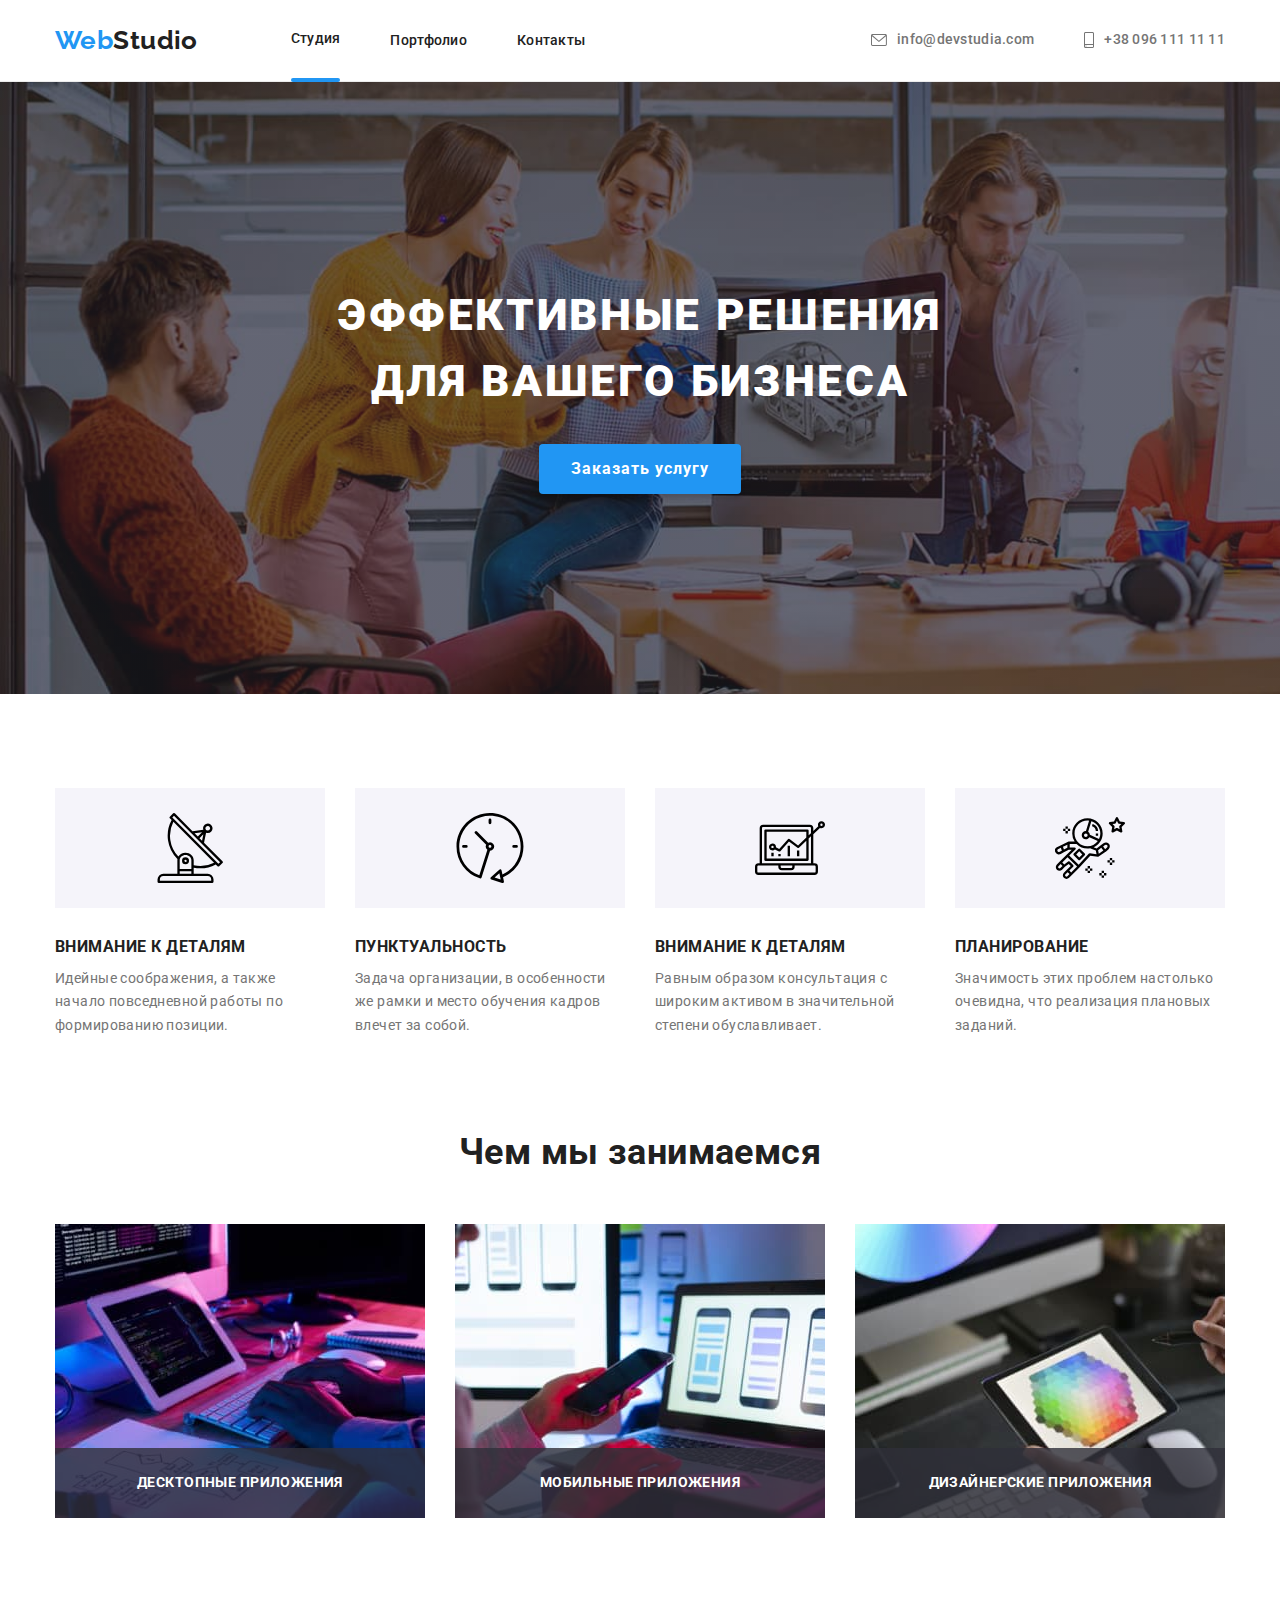
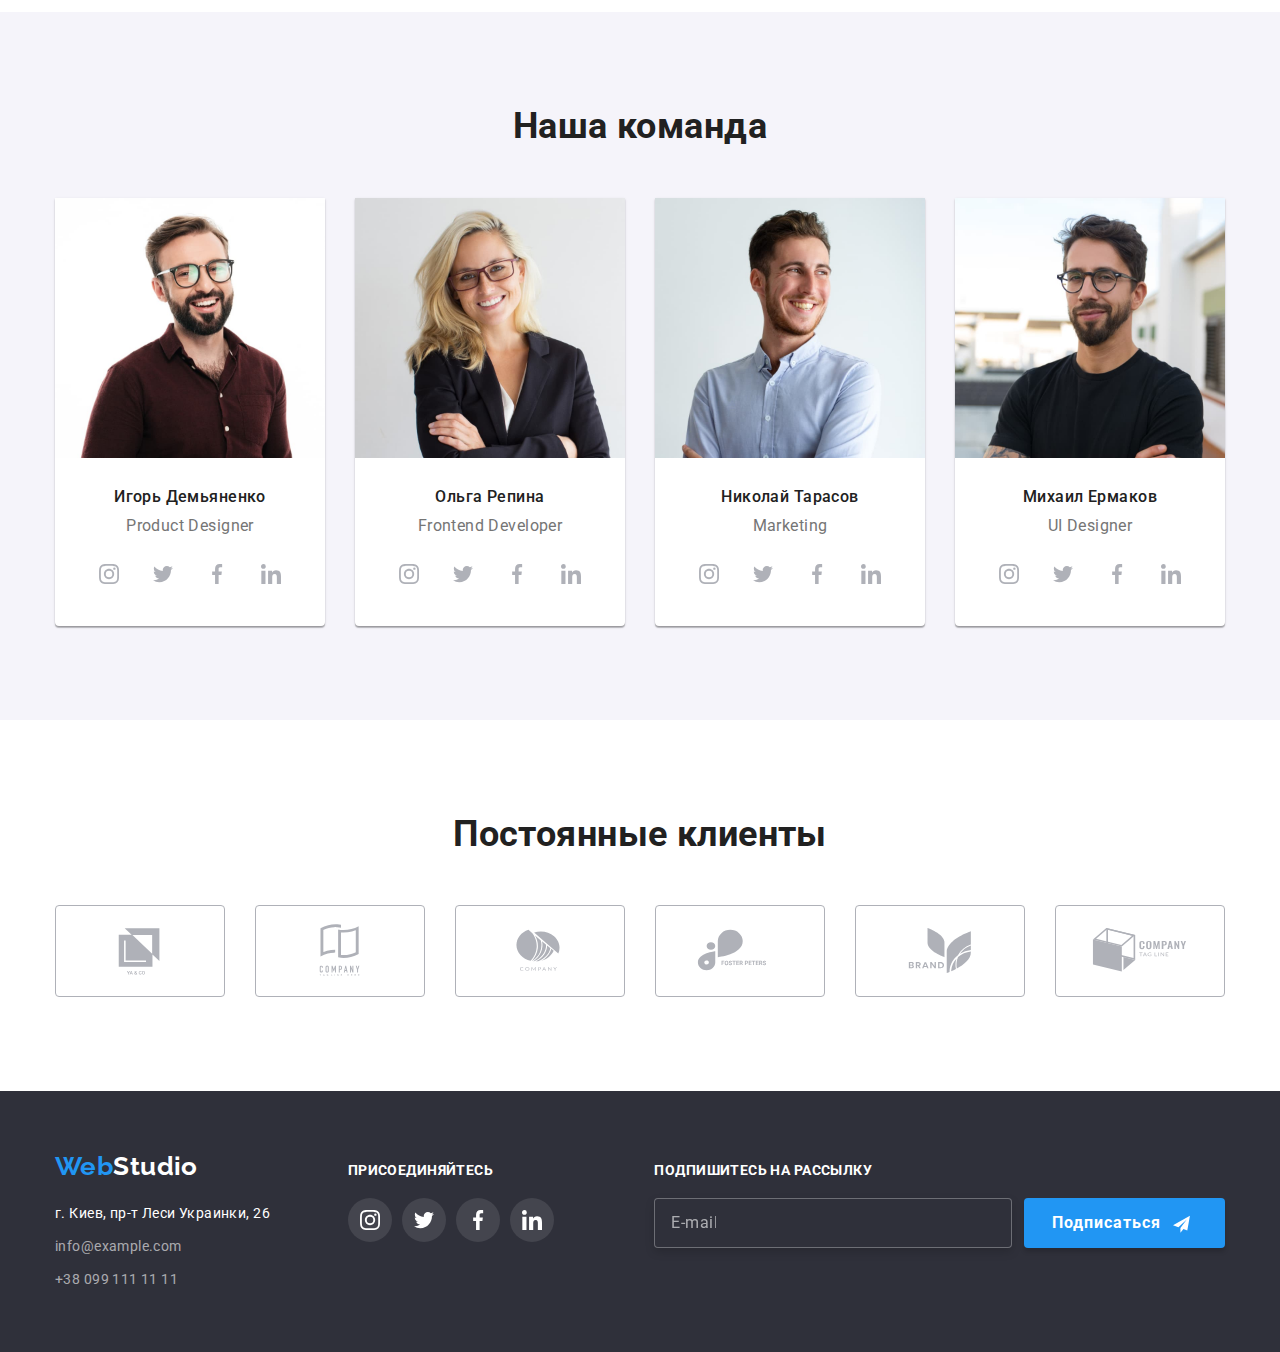
<file: GOIT DZ7/index.html>
<!DOCTYPE html>
<html lang="en">
<head>
    <meta charset="UTF-8">
    <meta http-equiv="X-UA-Compatible" content="IE=edge">
    <meta name="viewport" content="width=device-width, initial-scale=1.0">
    <title>Document</title>
    <link rel="preconnect" href="https://fonts.gstatic.com"> 
    <link href="https://fonts.googleapis.com/css2?family=Raleway:wght@700&family=Roboto:wght@400;500;700;900&display=swap" rel="stylesheet">
    <link rel="stylesheet" href="https://cdnjs.cloudflare.com/ajax/libs/modern-normalize/1.0.0/modern-normalize.min.css">
    <link rel="stylesheet" href="css/main.min.css">
</head>
<body>
      <!-- =============== Header =============== -->
<header class="header">
        <div class="container">
            <nav class="headernav">
                <a href="./index.html" class="headernav__logo"><span class="headernav__web">Web</span>Studio</a>
                    <ul class="headernav__hero hero">
                        <li class="headernav__links"><a class="headernav__link headernav__current" href="./index.html">Студия</a></li>
                        <li class="headernav__links"><a class="headernav__link" href="./portfolio.html">Портфолио</a></li>
                        <li class="headernav__links"><a class="headernav__link" href="">Контакты</a></li>
                    </ul>
                </nav>
                    
            <ul class="contact">
                <li class="contact__links">
                    <a class=" contact__main" href="">
                        <svg class="contact__iconhead"  width="16" height="12">
                            <use href="./image/sprite.svg#envelope"></use>
                        </svg>
                        info@devstudia.com</a></li>
    
                <li class="contact__links">
                    <a class="contact__main" href="">
                    <svg class="contact__iconhead" width="10" height="16">
                        <use href="./image/sprite.svg#smartphone"></use>
                    </svg>
                    +38 096 111 11 11</a></li>
            </ul>
        </div>
</header>

      <!-- =============== Body =============== -->

<main class="main-title">

    <section class="order">
        <div class="container mainorder">
        <h1 class="mainorder__efect">ЭФФЕКТИВНЫЕ РЕШЕНИЯ ДЛЯ ВАШЕГО БИЗНЕСА</h1>
        <button class="mainorder__button" type="button" data-modal-open>Заказать услугу</button>
    </div>
    </section>

          <!-- =================== Особености ====================== -->

<section class="features">
    <div class="container featuresblock">
    <h2 class="visually-hidden"> Особености</h2>
    <ul class="featuresblock__title">
        <li class="featuresblock__body links">
            <div class="featuresblock__iconlink">
            <a class="featuresblock__iconfeat">
            <svg class="contact link featuresblock__iconfeatures">
                <use href="./image/sprite.svg#Group"></use>
            </svg>
        </a>
    </div>
            <h3 class="featuresblock__hero">Внимание к деталям</h3>
            <p>Идейные соображения, а также начало повседневной работы по формированию позиции.</p>
        </li>

        <li class="featuresblock__body links">
            <div class="featuresblock__iconlink">
            <a class="featuresblock__iconfeat">
            <svg class="contact link featuresblock__iconfeatures">
                <use href="./image/sprite.svg#clock-1"></use>
            </svg>
        </a>
    </div>
            <h3 class="featuresblock__hero">ПУНКТУАЛЬНОСТЬ</h3>
            <p>Задача организации, в особенности же рамки и место обучения кадров влечет за собой.</p>
        </li>

        <li class="featuresblock__body links">
            <div class="featuresblock__iconlink">
            <a class="featuresblock__iconfeat">
            <svg class="contact link featuresblock__iconfeatures">
                <use href="./image/sprite.svg#diagram-1"></use>
            </svg>
        </a>
    </div>
            <h3 class="featuresblock__hero">Внимание к деталям</h3>
            <p>Равным образом консультация с широким активом в значительной степени обуславливает.</p>
        </li>

        <li class="featuresblock__body links">
            <div class="featuresblock__iconlink">
            <a class="featuresblock__iconfeat">
            <svg class="contact link featuresblock__iconfeatures">
                <use href="./image/sprite.svg#astronaut-1"></use>
            </svg>
        </a>
    </div>
            <h3 class="featuresblock__hero">ПЛАНИРОВАНИЕ</h3>
            <p>Значимость этих проблем настолько очевидна, что реализация плановых заданий.</p>
        </li>

       
       
    </ul>
    </div>
</section>

      <!-- ========================================= -->


            <!-- ==================== Чем мы занимаемся ===================== -->


    <section class="wedoing" >
        <div class="container">
        <h2 class="container__head">Чем мы занимаемся</h2>

        <ul class="directions">
            <li class="directions__body " >
                <div class="directions__title">
                <img src="./image/komphand.jpg" alt="компрука" width="370" height="294">
                <p class="directions__info">ДЕСКТОПНЫЕ ПРИЛОЖЕНИЯ</p>
            </div>
            </li>

            <li class="directions__body " >
                <div class="directions__title">
                <img src="./image/handphone.jpg" alt="компрука" width="370" height="294">
                <p class="directions__info">МОБИЛЬНЫЕ ПРИЛОЖЕНИЯ</p>
            </div>
            </li>

            <li class="directions__body" >
                <div class="directions__title">
                <img src="./image/panlob.jpg" alt="компрука" width="370" height="294">
                <p class="directions__info">ДИЗАЙНЕРСКИЕ ПРИЛОЖЕНИЯ</p>
            </div>
            </li>
            
        </ul>
        </div>
    </section>

          <!-- ========================================= -->


                      <!-- ==================== Наша команда ===================== -->


<section class="team">
    <div class="container">
    <h2 class="container__head">Наша команда</h2>
    <ul class="teamcard">
        <li class="teamcard__body links" >
            <img src="./image/Igor.jpg" alt="fotoface" width="270" height="260">
            <div class="cardperson">
            <h3 class="cardperson__name">Игорь Демьяненко</h3>
                <p class="cardperson__footer" lang="en">Product Designer</p>

                <ul class="iconteam">
                    <li class="iconteam__title">
                    <a href="" class="iconteam__body">
                        <svg class="iconteam__iconsvg">
                        <use href="./image/sprite.svg#instagram-2"></use>
                    </svg>
                    </a>  
                    </li>
                    <li class="iconteam__title">
                        <a href="" class="iconteam__body">
                            <svg class="iconteam__iconsvg">
                            <use href="./image/sprite.svg#twitter-1"></use>
                        </svg>
                        </a>  
                        </li>
                        <li class="iconteam__title">
                            <a href="" class="iconteam__body">
                                <svg class="iconteam__iconsvg">
                                <use href="./image/sprite.svg#facebook-1"></use>
                            </svg>
                            </a>  
                            </li>
                            <li class="iconteam__title">
                                <a href="" class="iconteam__body">
                                    <svg class="iconteam__iconsvg">
                                    <use href="./image/sprite.svg#linkedin-1"></use>
                                </svg>
                                </a>  
                                </li>
                            </ul>
            </div>
            </li>


            <li class="teamcard__body links" >
                <img src="./image/olga.jpg" alt="fotoface" width="270" height="260">
                <div class="cardperson">
                <h3 class="cardperson__name">Ольга Репина</h3>
                    <p class="cardperson__footer" lang="en">Frontend Developer</p>
    
                    <ul class="iconteam">
                        <li class="iconteam__title">
                        <a href="" class="iconteam__body">
                            <svg class="iconteam__iconsvg">
                            <use href="./image/sprite.svg#instagram-2"></use>
                        </svg>
                        </a>  
                        </li>
                        <li class="iconteam__title">
                            <a href="" class="iconteam__body">
                                <svg class="iconteam__iconsvg">
                                <use href="./image/sprite.svg#twitter-1"></use>
                            </svg>
                            </a>  
                            </li>
                            <li class="iconteam__title">
                                <a href="" class="iconteam__body">
                                    <svg class="iconteam__iconsvg">
                                    <use href="./image/sprite.svg#facebook-1"></use>
                                </svg>
                                </a>  
                                </li>
                                <li class="iconteam__title">
                                    <a href="" class="iconteam__body">
                                        <svg class="iconteam__iconsvg">
                                        <use href="./image/sprite.svg#linkedin-1"></use>
                                    </svg>
                                    </a>  
                                    </li>
                                </ul>
                </div>
                </li>


                <li class="teamcard__body links" >
                    <img src="./image/nikolay.jpg" alt="fotoface" width="270" height="260">
                    <div class="cardperson">
                    <h3 class="cardperson__name">Николай Тарасов</h3>
                        <p class="cardperson__footer" lang="en">Marketing</p>
        
                        <ul class="iconteam">
                            <li class="iconteam__title">
                            <a href="" class="iconteam__body">
                                <svg class="iconteam__iconsvg">
                                <use href="./image/sprite.svg#instagram-2"></use>
                            </svg>
                            </a>  
                            </li>
                            <li class="iconteam__title">
                                <a href="" class="iconteam__body">
                                    <svg class="iconteam__iconsvg">
                                    <use href="./image/sprite.svg#twitter-1"></use>
                                </svg>
                                </a>  
                                </li>
                                <li class="iconteam__title">
                                    <a href="" class="iconteam__body">
                                        <svg class="iconteam__iconsvg">
                                        <use href="./image/sprite.svg#facebook-1"></use>
                                    </svg>
                                    </a>  
                                    </li>
                                    <li class="iconteam__title">
                                        <a href="" class="iconteam__body">
                                            <svg class="iconteam__iconsvg">
                                            <use href="./image/sprite.svg#linkedin-1"></use>
                                        </svg>
                                        </a>  
                                        </li>
                                    </ul>
                    </div>
                    </li>



                    <li class="teamcard__body " >
                        <img src="./image/misha.jpg" alt="fotoface" width="270" height="260">
                        <div class="cardperson">
                        <h3 class="cardperson__name">Михаил Ермаков</h3>
                            <p class="cardperson__footer" lang="en">UI Designer</p>
            
                            <ul class="iconteam">
                                <li class="iconteam__title">
                                <a href="" class="iconteam__body">
                                    <svg class="iconteam__iconsvg">
                                    <use href="./image/sprite.svg#instagram-2"></use>
                                </svg>
                                </a>  
                                </li>
                                <li class="iconteam__title">
                                    <a href="" class="iconteam__body">
                                        <svg class="iconteam__iconsvg">
                                        <use href="./image/sprite.svg#twitter-1"></use>
                                    </svg>
                                    </a>  
                                    </li>
                                    <li class="iconteam__title">
                                        <a href="" class="iconteam__body">
                                            <svg class="iconteam__iconsvg">
                                            <use href="./image/sprite.svg#facebook-1"></use>
                                        </svg>
                                        </a>  
                                        </li>
                                        <li class="iconteam__title">
                                            <a href="" class="iconteam__body">
                                                <svg class="iconteam__iconsvg">
                                                <use href="./image/sprite.svg#linkedin-1"></use>
                                            </svg>
                                            </a>  
                                            </li>
                                        </ul>
                        </div>
                        </li>

 
           </ul>
    </div>
</section>


          <!-- ========================================= -->


          <!-- ===================== Наши клиенты ==================== -->

<section class=" clients-section">
    <div class="container">
        <h2 class="container__head">Постоянные клиенты</h2>
        <ul class="client">
        <li class="client__title"> <a href="" class="client__iconbody">
            <svg class="client__icon" width="106" height="60">
                <use href="./image/sprite.svg#Logo"></use>
            </svg></a></li>
        <li class="client__title"> <a href="" class="client__iconbody">
            <svg class="client__icon" width="106" height="60">
                <use href="./image/sprite.svg#Logo1"></use>
            </svg></a></li>
        <li class="client__title"><a href="" class="client__iconbody">
            <svg class="client__icon" width="106" height="60">
                <use href="./image/sprite.svg#Logo2"></use>
            </svg></a></li>
        <li class="client__title"> <a href="" class="client__iconbody">
            <svg class="client__icon" width="106" height="60">
                <use href="./image/sprite.svg#Logo3"></use>
            </svg></a></li>
        <li class="client__title"> <a href="" class="client__iconbody">
            <svg class="client__icon" width="106" height="60">
                <use href="./image/sprite.svg#Logo4"></use>
            </svg></a></li> 
        <li class="client__title"> <a href="" class="client__iconbody">
            <svg class="client__icon" width="106" height="60">
                <use href="./image/sprite.svg#Logo5"></use>
            </svg></a></li>     
        </ul>
    </div>

</section>

          <!-- ========================================= -->

</main>

      <!-- =============== Footer =============== -->

<footer class="footer-title">
    <div class="container">
        <div class="footer-nav">
        <a class="footer-nav__logo" href="./index.html"><span class="footer-nav__web">Web</span>Studio</a>

    <address>
        <ul class="address">
            <li class="address__body"><a class="address__title address__title--map" href="https://goo.gl/maps/2Mbp1og2GPBasLtp6" target="_blank" rel="noreferrer noopener">г. Киев, пр-т Леси Украинки, 26</a></li>
            <li class="address__body"><a class="address__title address__title--email" href="">info@example.com</a></li>
            <li class="address__body"><a class="address__title address__title--phone" href="">+38 099 111 11 11</a></li>
        
        </ul>
    </address>
</div>

        <div class="join">
            <h3 class="join__head">Присоединяйтесь</h3>

            <ul class="iconfooter">

        <li class="iconfooter__title">
        <a href="" class="iconfooter__body">
            <svg class="iconfooter__svg">
            <use href="./image/sprite.svg#instagram-2"></use>
        </svg>
        </a>  
        </li>
        <li class="iconfooter__title">
            <a href="" class="iconfooter__body">
                <svg class="iconfooter__svg">
                <use href="./image/sprite.svg#twitter-1"></use>
            </svg>
            </a>  
            </li>
            <li class="iconfooter__title">
                <a href="" class="iconfooter__body">
                    <svg class="iconfooter__svg">
                    <use href="./image/sprite.svg#facebook-1"></use>
                </svg>
                </a>  
                </li>
                <li class="iconfooter__title">
                    <a href="" class="iconfooter__body">
                        <svg class="iconfooter__svg">
                        <use href="./image/sprite.svg#linkedin-1"></use>
                    </svg>
                    </a>  
                    </li>
                </ul>
        </div>

        <div class="subscribe">
            <p class="subscribe__head">Подпишитесь на рассылку</p>

            <form class="footer-form">
            <label for="email" class="footer-form__lable"></label>
            <input type="email" class="footer-form__email" name="email" id="email" placeholder="E-mail" required >
        <button type="submit" class="subscribe-btn footer-form__button">Подписаться
            <svg class="footer-form__buttonsvg" width="24px" height="24px">
                <use href="./image/sprite.svg#telegram"></use>
            </svg>
        </button>
    </form>
 
        </div>

    </div>
</footer>


<!--  =================== Modal Block ====================== -->


<div class="modal is-hidden" data-modal>
    <div class="container">
        <div class="modal__block">
            <button class="modal__close" type="button" data-modal-close>
                    <svg class="modal__closesvg" width="18px" height="18px">
                    <use href="./image/sprite.svg#close-black-18dp"></use>
                </svg>
            </button>

            <!-- Form input -->

            <form action="#" class="modal-form">

                <b class="modal-form__head">Оставьте свои данные, мы вам перезвоним </b>

                    <label for="name" class="modal-form__lable">Имя
                        <span class="modal-form__name">
                    <input type="text" class="modal-form__input" name="name" id="name" required>
                    <svg class="modal-form__svg" width="18px" height="18px">
                        <use href="./image/sprite.svg#modman"></use>
                    </svg>
                    </span>
                </label> 

                <label for="tele" class="modal-form__lable">Телефон
                    <span class="modal-form__name">
                <input type="tel" class="modal-form__input" name="tele" id="tele" required
                pattern="[0-9]{3}-[0-9]{3}-[0-9]{2}-[0-9]{2}" title="096-222-22-22">
                <svg class="modal-form__svg" width="18px" height="18px">
                    <use href="./image/sprite.svg#modtel"></use>
                </svg>
                </span>
            </label> 

            <label for="useremail" class="modal-form__lable"> Почта
                <span class="modal-form__name">
            <input type="email" class="modal-form__input"  name="useremail" id="useremail" required>
            <svg class="modal-form__svg" width="18px" height="18px">
                <use href="./image/sprite.svg#modmas"></use>
            </svg>
            </span>
        </label> 

        <label for="comment" class="modal-form__lable">Коментарий
            <span class="modal-form__name">
        <textarea  class="modal-form__comment" name="comment" id="comment" placeholder="Введите текст"></textarea>
        </span>
    </label> 

        <label class="checked option">
            <input class="checked__input visually-hidden-modal" type="checkbox">
            <span class="checked__box"></span>
            Соглашаюсь с рассылкой и принимаю <a href="" class="conditions-policy">&nbsp;Условия договора</a>
        </label>


        <button type="submit" class="submit-btn modal-button">Отправить</button>

            </form>
        </div>
    </div>
    </div>


    

    <script src="./js/modal.js"></script>
</body>
</html>
</file>
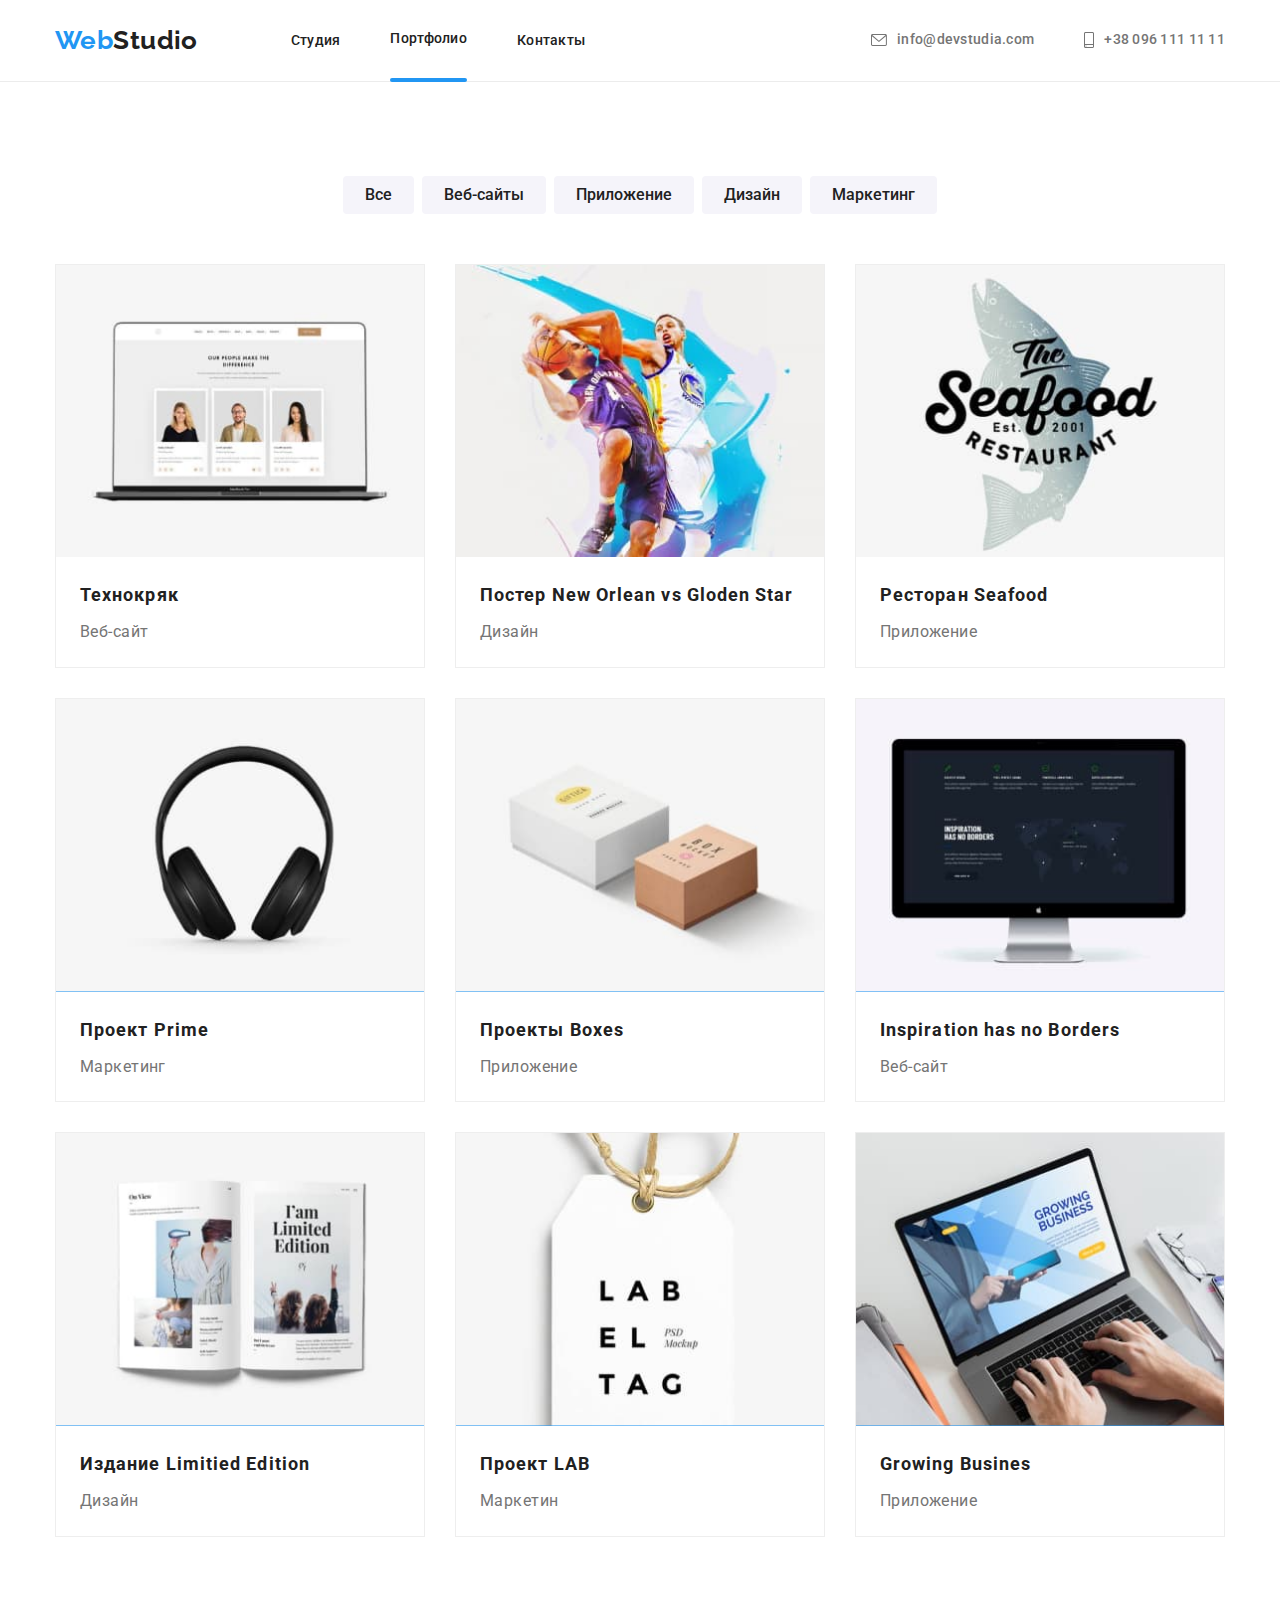
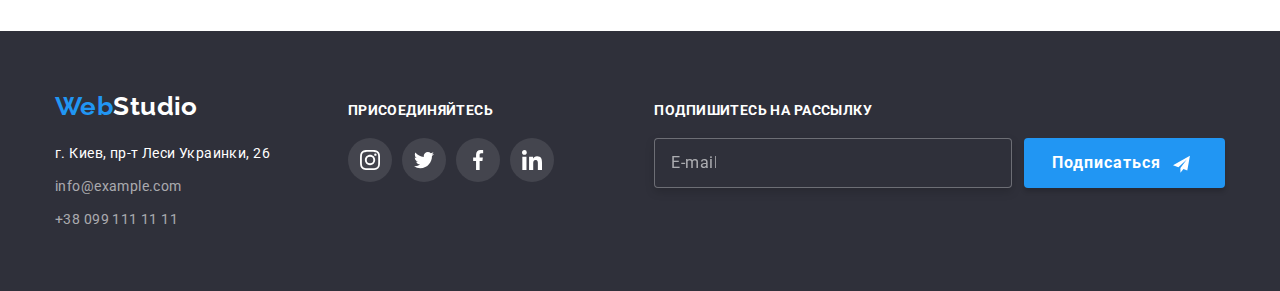
<file: GOIT DZ7/portfolio.html>
<!DOCTYPE html>
<html lang="en">
<head>
    <meta charset="UTF-8">
    <meta http-equiv="X-UA-Compatible" content="IE=edge">
    <meta name="viewport" content="width=device-width, initial-scale=1.0">
    <title>Document</title>
    <link rel="preconnect" href="https://fonts.gstatic.com"> 
    <link href="https://fonts.googleapis.com/css2?family=Raleway:wght@700&family=Roboto:wght@400;500;700;900&display=swap" rel="stylesheet">
    <link rel="stylesheet" href="https://cdnjs.cloudflare.com/ajax/libs/modern-normalize/1.0.0/modern-normalize.min.css">
    <link rel="stylesheet" href="css/main.min.css">
</head>
<body>

      <!--========= Header ========== -->
      <header class="header">
        <div class="container">
            <nav class="headernav">
                <a href="./index.html" class="headernav__logo"><span class="headernav__web">Web</span>Studio</a>
                    <ul class="headernav__hero hero">
                        <li class="headernav__links"><a class="headernav__link" href="./index.html">Студия</a></li>
                        <li class="headernav__links"><a class="headernav__link headernav__current" href="./portfolio.html">Портфолио</a></li>
                        <li class="headernav__links"><a class="headernav__link" href="">Контакты</a></li>
                    </ul>
                </nav>
                    
            <ul class="contact">
                <li class="contact__links">
                    <a class=" contact__main" href="">
                        <svg class="contact__iconhead"  width="16" height="12">
                            <use href="./image/sprite.svg#envelope"></use>
                        </svg>
                        info@devstudia.com</a></li>
    
                <li class="contact__links">
                    <a class="contact__main" href="">
                    <svg class="contact__iconhead" width="10" height="16">
                        <use href="./image/sprite.svg#smartphone"></use>
                    </svg>
                    +38 096 111 11 11</a></li>
            </ul>
        </div>
</header>


            <!--========= Body Portfolio ========== -->

<main class="portfolio-title">
    <section class="section-portfolio">
    <div class="container">
        <h1 class="visually-hidden">Наши работы</h1>

        <ul class="filters">
        <li class="filters__radio"><button class="filters__button" type="button">Все</button></li>
        <li class="filters__radio"><button class="filters__button" type="button">Веб-сайты</button></li>
        <li class="filters__radio"><button class="filters__button" type="button">Приложение</button></li>
        <li class="filters__radio"><button class="filters__button" type="button">Дизайн</button></li>
        <li class="filters__radio"><button class="filters__button" type="button">Маркетинг</button></li>
        </ul>
        
        <ul class="portfolio-hero">
            <li class="portfolio-hero__title">
                <a class="portfolio-hero__links" href="">
                    <div class="portfolio-hero__overlay">
                <img src="./image/komp-portfolio.jpg" alt="komp-portfolio" width="370" height="294">
                <p class="portfolio-hero__description  portovelay">Технокряк это современная площадка
                     распространения коронавируса.
                     Компании используют эту платформу для цифрового шпионажа
                      и атак на защищённые сервера конкурентов.</p>
            </div>
                <div class="portfolio-hero__carddes">
                <h2 class="portfolio-hero__name">Технокряк</h2>
                <p class="portfolio-hero__footer">Веб-сайт</p>
                </div>
            </a>
            </li>

            <li class="portfolio-hero__title">
                <a class="portfolio-hero__links" href="">
                    <div class="portfolio-hero__overlay">
                <img src="./image/basketball.jpg" alt="komp-portfolio" width="370" height="294">
                <p class="portfolio-hero__description  portovelay">Технокряк это современная площадка
                     распространения коронавируса.
                     Компании используют эту платформу для цифрового шпионажа
                      и атак на защищённые сервера конкурентов.</p>
            </div>
                <div class="portfolio-hero__carddes">
                <h2 class="portfolio-hero__name">Постер New Orlean vs Gloden Star</h2>
                <p class="portfolio-hero__footer">Дизайн</p>
                </div>
            </a>
            </li>

            <li class="portfolio-hero__title">
                <a class="portfolio-hero__links" href="">
                    <div class="portfolio-hero__overlay">
                <img src="./image/seafood.jpg" alt="komp-portfolio" width="370" height="294">
                <p class="portfolio-hero__description  portovelay">Технокряк это современная площадка
                     распространения коронавируса.
                     Компании используют эту платформу для цифрового шпионажа
                      и атак на защищённые сервера конкурентов.</p>
            </div>
                <div class="portfolio-hero__carddes">
                <h2 class="portfolio-hero__name">Ресторан Seafood</h2>
                <p class="portfolio-hero__footer">Приложение</p>
                </div>
            </a>
            </li>

            <li class="portfolio-hero__title">
                <a class="portfolio-hero__links" href="">
                    <div class="portfolio-hero__overlay">
                <img src="./image/headphones.jpg" alt="komp-portfolio" width="370" height="294">
                <p class="portfolio-hero__description  portovelay">Технокряк это современная площадка
                     распространения коронавируса.
                     Компании используют эту платформу для цифрового шпионажа
                      и атак на защищённые сервера конкурентов.</p>
            </div>
                <div class="portfolio-hero__carddes">
                <h2 class="portfolio-hero__name">Проект Prime</h2>
                <p class="portfolio-hero__footer">Маркетинг</p>
                </div>
            </a>
            </li>

            <li class="portfolio-hero__title">
                <a class="portfolio-hero__links" href="">
                    <div class="portfolio-hero__overlay">
                <img src="./image/box.jpg" alt="komp-portfolio" width="370" height="294">
                <p class="portfolio-hero__description  portovelay">Технокряк это современная площадка
                     распространения коронавируса.
                     Компании используют эту платформу для цифрового шпионажа
                      и атак на защищённые сервера конкурентов.</p>
            </div>
                <div class="portfolio-hero__carddes">
                <h2 class="portfolio-hero__name">Проекты Boxes</h2>
                <p class="portfolio-hero__footer">Приложение</p>
                </div>
            </a>
            </li>

            <li class="portfolio-hero__title">
                <a class="portfolio-hero__links" href="">
                    <div class="portfolio-hero__overlay">
                <img src="./image/imacmap.jpg" alt="komp-portfolio" width="370" height="294">
                <p class="portfolio-hero__description  portovelay">Технокряк это современная площадка
                     распространения коронавируса.
                     Компании используют эту платформу для цифрового шпионажа
                      и атак на защищённые сервера конкурентов.</p>
            </div>
                <div class="portfolio-hero__carddes">
                <h2 class="portfolio-hero__name">Inspiration has no Borders</h2>
                <p class="portfolio-hero__footer">Веб-сайт</p>
                </div>
            </a>
            </li>

            <li class="portfolio-hero__title">
                <a class="portfolio-hero__links" href="">
                    <div class="portfolio-hero__overlay">
                <img src="./image/magazine.jpg" alt="komp-portfolio" width="370" height="294">
                <p class="portfolio-hero__description  portovelay">Технокряк это современная площадка
                     распространения коронавируса.
                     Компании используют эту платформу для цифрового шпионажа
                      и атак на защищённые сервера конкурентов.</p>
            </div>
                <div class="portfolio-hero__carddes">
                <h2 class="portfolio-hero__name">Издание Limitied Edition</h2>
                <p class="portfolio-hero__footer">Дизайн</p>
                </div>
            </a>
            </li>

            <li class="portfolio-hero__title">
                <a class="portfolio-hero__links" href="">
                    <div class="portfolio-hero__overlay">
                <img src="./image/label.jpg" alt="komp-portfolio" width="370" height="294">
                <p class="portfolio-hero__description  portovelay">Технокряк это современная площадка
                     распространения коронавируса.
                     Компании используют эту платформу для цифрового шпионажа
                      и атак на защищённые сервера конкурентов.</p>
            </div>
                <div class="portfolio-hero__carddes">
                <h2 class="portfolio-hero__name">Проект LAB</h2>
                <p class="portfolio-hero__footer">Маркетин</p>
                </div>
            </a>
            </li>


            <li class="portfolio-hero__title">
                <a class="portfolio-hero__links" href="">
                    <div class="portfolio-hero__overlay">
                <img src="./image/notebook.jpg" alt="komp-portfolio" width="370" height="294">
                <p class="portfolio-hero__description  portovelay">Технокряк это современная площадка
                     распространения коронавируса.
                     Компании используют эту платформу для цифрового шпионажа
                      и атак на защищённые сервера конкурентов.</p>
            </div>
                <div class="portfolio-hero__carddes">
                <h2 class="portfolio-hero__name">Growing Busines</h2>
                <p class="portfolio-hero__footer">Приложение</p>
                </div>
            </a>
            </li>


        </ul>
</div>
</section>

</main>

      <!-- =============== Footer =============== -->

<footer class="footer-title">
    <div class="container">
        <div class="footer-nav">
        <a class="footer-nav__logo" href="./index.html"><span class="footer-nav__web">Web</span>Studio</a>

    <address>
        <ul class="address">
            <li class="address__body"><a class="address__title address__title--map" href="https://goo.gl/maps/2Mbp1og2GPBasLtp6" target="_blank" rel="noreferrer noopener">г. Киев, пр-т Леси Украинки, 26</a></li>
            <li class="address__body"><a class="address__title address__title--email" href="">info@example.com</a></li>
            <li class="address__body"><a class="address__title address__title--phone" href="">+38 099 111 11 11</a></li>
        
        </ul>
    </address>
</div>

        <div class="join">
            <h3 class="join__head">Присоединяйтесь</h3>

            <ul class="iconfooter">

        <li class="iconfooter__title">
        <a href="" class="iconfooter__body">
            <svg class="iconfooter__svg">
            <use href="./image/sprite.svg#instagram-2"></use>
        </svg>
        </a>  
        </li>
        <li class="iconfooter__title">
            <a href="" class="iconfooter__body">
                <svg class="iconfooter__svg">
                <use href="./image/sprite.svg#twitter-1"></use>
            </svg>
            </a>  
            </li>
            <li class="iconfooter__title">
                <a href="" class="iconfooter__body">
                    <svg class="iconfooter__svg">
                    <use href="./image/sprite.svg#facebook-1"></use>
                </svg>
                </a>  
                </li>
                <li class="iconfooter__title">
                    <a href="" class="iconfooter__body">
                        <svg class="iconfooter__svg">
                        <use href="./image/sprite.svg#linkedin-1"></use>
                    </svg>
                    </a>  
                    </li>
                </ul>
        </div>

        <div class="subscribe">
            <p class="subscribe__head">Подпишитесь на рассылку</p>

            <form class="footer-form">
            <label for="email" class="footer-form__lable"></label>
            <input type="email" class="footer-form__email" name="email" id="email" placeholder="E-mail" required >
        <button type="submit" class="subscribe-btn footer-form__button">Подписаться
            <svg class="footer-form__buttonsvg" width="24px" height="24px">
                <use href="./image/sprite.svg#telegram"></use>
            </svg>
        </button>
    </form>
 
        </div>

    </div>
</footer>
</body>
</html>
</file>
<file: GOIT DZ7/css/main.min.css>
:root{--text-colorgre:#757575;--text-colorbl:#212121;--text-colorwh: #ffffff;--hover-colorblu:#2196F3;--focus-color:#188ce8;--footer-color:#ffffff99;--sect-colordbl:#2F303A;--port-hedrgr:#F5F4FA;--bord-head:#ECECEC;--icon-colo:#AFB1B8;--marg-cart:30px;--text-logo:Raleway;--text-body:Roboto}.visually-hidden{position:absolute;clip:rect(0 0 0 0);width:1px;height:1px;margin:-1px}.is-hidden{opacity:0;visibility:hidden;pointer-events:none}.visually-hidden-modal{position:absolute !important;clip:rect(1px 1px 1px 1px);clip:rect(1px, 1px, 1px, 1px);padding:0 !important;border:0 !important;height:1px !important;width:1px !important;overflow:hidden}body{font-family:var(--text-body),sans-serif;background:var(--text-colorwh);font-size:14px;letter-spacing:0.03em}h1,h2,h3,h4,h5,h6,p{margin:0}ul,ol{margin:0;padding:0}img{display:block;max-width:100%;height:auto}.container{width:1200px;padding-left:15px;padding-right:15px;margin-left:auto;margin-right:auto}.mainorder__button{font-weight:700;font-size:16px;line-height:1.87;letter-spacing:0.06em;cursor:pointer;color:var(--text-colorwh);background-color:var(--hover-colorblu);box-shadow:0px 4px 4px rgba(0,0,0,0.15);border-radius:4px;border:0;padding:10px 32px;transition-property:background-color, color;transition-timing-function:cubic-bezier(0.4, 0, 0.2, 1);transition-duration:250ms}.mainorder__button:hover,.mainorder__button:focus{background-color:var(--focus-color);color:var(--text-colorwh)}.footer-form__button{display:flex;justify-content:center;align-items:center;font-weight:700;font-size:16px;line-height:1.87;letter-spacing:0.06em;cursor:pointer;color:var(--text-colorwh);background-color:var(--hover-colorblu);box-shadow:0px 4px 4px rgba(0,0,0,0.15);border-radius:4px;border:0;align-self:center;padding:10px 28px;transition-timing-function:cubic-bezier(0.4, 0, 0.2, 1);transition-duration:250ms}.footer-form__button:hover,.footer-form__button:focus{background-color:var(--focus-color);color:var(--text-colorwh)}.footer-form__buttonsvg{margin-left:12px;transform:translate(0px, 4px)}.filters__button{font-weight:500;font-size:16px;line-height:1.62;color:var(--text-colorbl);border-radius:4px;cursor:pointer;background-color:var(--port-hedrgr);padding:6px 22px;border:0;transition-property:background-color, color, box-shadow;transition-timing-function:cubic-bezier(0.4, 0, 0.2, 1);transition-duration:250ms}.filters__button:hover,.filters__button:focus{background-color:var(--hover-colorblu);color:var(--text-colorwh);box-shadow:0px 3px 1px rgba(0,0,0,0.1),0px 1px 2px rgba(0,0,0,0.08),0px 2px 2px rgba(0,0,0,0.12)}.modal-button{display:block;font-weight:700;font-size:16px;line-height:1.87;letter-spacing:0.06em;cursor:pointer;color:var(--text-colorwh);background-color:var(--hover-colorblu);box-shadow:0px 4px 4px rgba(0,0,0,0.15);border-radius:4px;border:0;align-self:center;margin-top:30px;padding:10px 32px;transition-timing-function:cubic-bezier(0.4, 0, 0.2, 1);transition-duration:250ms}.modal-button:hover,.modal-button:focus{background-color:var(--focus-color);color:var(--text-colorwh)}.container__head{font-weight:700;font-size:36px;line-height:1.16;color:var(--text-colorbl);margin-bottom:50px;text-align:center}.headernav__link.headernav__current::after{content:'';position:absolute;left:0;bottom:-31px;display:block;width:100%;height:4px;background-color:var(--hover-colorblu);border-radius:2px}.container .headernav__link.headernav__current::after{position:relative;color:var(--hover-colorblu)}.iconteam{display:flex;justify-content:center;align-items:center;list-style:none}.iconteam__title .iconteam__body{display:flex;justify-content:center;align-items:center;width:44px;height:44px;border-radius:50%;transition-property:background-color;transition-timing-function:cubic-bezier(0.4, 0, 0.2, 1);transition-duration:250ms}.iconteam__title .iconteam__body:hover,.iconteam__title .iconteam__body:focus{background-color:var(--hover-colorblu)}.iconteam .iconteam__title:not(:last-child){margin-right:10px}.iconteam__body .iconteam__iconsvg{width:20px;height:20px;fill:var(--icon-colo);transition-property:fill;transition-timing-function:cubic-bezier(0.4, 0, 0.2, 1);transition-duration:250ms}.iconteam__title .iconteam__body:hover .iconteam__iconsvg,.iconteam__title .iconteam__body:focus .iconteam__iconsvg{fill:var(--text-colorwh)}.iconfooter{display:flex;list-style:none;justify-content:baseline}.iconfooter__body{width:44px;height:44px;display:flex;justify-content:center;align-items:center;fill:var(--text-colorgre);background-color:#ffffff1a;border-radius:50%;transition-property:background-color;transition-timing-function:cubic-bezier(0.4, 0, 0.2, 1);transition-duration:250ms}.iconfooter__body:hover,.iconfooter__body:focus{background-color:var(--hover-colorblu)}.iconfooter__svg{width:20px;height:20px;fill:var(--text-colorwh)}.iconfooter .iconfooter__title:not(:last-child){margin-right:10px}.modal{position:fixed;top:0;bottom:0;width:100%;height:100%;background-color:rgba(0,0,0,0.2);z-index:1000;transition-timing-function:cubic-bezier(0.4, 0, 0.2, 1);transition-duration:250ms}.modal__closesvg{transform:translateY(3px)}.modal__block{position:absolute;top:50%;left:50%;width:528px;height:581px;background-color:var(--text-colorwh);transform:translate(-50%, -50%)}.modal__close{position:absolute;cursor:pointer;top:8px;right:8px;background-color:white;border:0;transition-duration:250ms;transition-timing-function:cubic-bezier(0.4, 0, 0.2, 1)}.modal__close:hover,.modal__close:focus{fill:var(--hover-colorblu)}.modal-form{display:flex;flex-direction:column;padding:40px}.modal-form .modal-form__head{font-family:var(--text-body);font-style:normal;font-weight:700;font-size:20px;line-height:1.15;text-align:center;letter-spacing:0.03em;width:100%;color:var(--text-colorbl)}.modal-form__lable{font-family:var(--text-body);font-style:normal;font-weight:400;font-size:12px;line-height:1.16;letter-spacing:0.01em;color:var(--text-colorgre);margin-top:10px}.modal-form__name .modal-form__input{width:100%;height:40px;margin-top:4px;padding-left:42px;border:1px solid rgba(33,33,33,0.2);box-sizing:border-box;border-radius:4px}.modal-form__name .modal-form__input:focus{border-color:var(--hover-colorblu);outline:none}.modal-form__input:focus+.modal-form__svg{fill:var(--hover-colorblu)}.modal-form__lable .modal-form__comment{width:100%;resize:none;height:138px;margin-top:4px;padding:12px 16px;border:1px solid rgba(33,33,33,0.2);box-sizing:border-box;border-radius:4px}.modal-form__comment:focus{border-color:var(--hover-colorblu);outline:none}.modal-form__comment::placeholder{color:rgba(117,117,117,0.5)}.modal-form__name{position:relative;display:block}.modal-form__svg{position:absolute;display:block;top:50%;left:15px;transform:translateY(-50%)}.checked{display:flex;align-items:baseline;justify-content:center;position:relative;box-sizing:content-box;margin-top:20px;font-family:var(--text-body);font-style:normal;font-weight:400;font-size:14px;line-height:1,71;letter-spacing:0.03em;color:var(--text-colorgre);padding-left:9px;cursor:pointer}.checked__box{display:inline-block;position:absolute;width:16px;height:15px;background-color:var(--text-colorwh);border:1px solid var(--text-colorbl);left:8px}.checked__input:focus+.checked__box{border:2px solid var(--hover-colorblu);border-radius:2px}.checked__input:checked+.checked__box{background-image:url("data:image/svg+xml,%3Csvg width='16' height='15' viewBox='0 0 16 15' fill='none' xmlns='http://www.w3.org/2000/svg'%3E%3Crect width='16' height='15' rx='2' fill='%232196F3'/%3E%3Cpath d='M3.95703 7.75166L3.88825 7.68604L3.81923 7.75141L2.93123 8.59258L2.85486 8.66492L2.93097 8.73753L6.42671 12.0724L6.49574 12.1382L6.56476 12.0724L14.069 4.91352L14.1449 4.84116L14.069 4.76881L13.1873 3.92764L13.1183 3.86183L13.0493 3.92761L6.49577 10.1735L3.95703 7.75166Z' fill='white' stroke='white' stroke-width='0.2'/%3E%3C/svg%3E%0A");background-position:center;background-repeat:no-repeat;background-size:cover;background-origin:border-box;border:0}.conditions-policy{font-family:var(--text-body);font-style:normal;font-weight:400;font-size:14px;line-height:1,71;letter-spacing:0.03em;color:var(--hover-colorblu)}.conditions-policy-box{display:inline-block;content:"";position:absolute;width:16px;height:16px;background-color:#ce290c}.headernav__links,.contact__links:not(:first-child){list-style:none;color:var(--text-colorgre)}.header{padding-bottom:25px;padding-top:25px;border-bottom:1px solid var(--bord-head)}.header .container{display:flex;justify-content:space-between;align-items:center}.headernav,.headernav__hero{display:flex;align-items:center}.headernav,.headernav__hero{display:flex;align-items:center}.headernav__hero{margin-left:93px}.headernav__links:not(:first-child),.contact__links:not(:first-child){margin-left:50px}.headernav .headernav__logo,.headernav__hero .headernav__logo{font-family:var(--text-logo);font-weight:700;font-size:26px;line-height:1.19;color:var(--text-colorbl);text-decoration:none}.headernav__logo .headernav__web{color:var(--hover-colorblu)}.headernav__hero .headernav__link{font-weight:500;line-height:1.14;letter-spacing:0.02em;text-decoration:none;color:var(--text-colorbl);transition-property:color;transition-timing-function:cubic-bezier(0.4, 0, 0.2, 1);transition-duration:250ms}.headernav__hero .headernav__link:hover,.headernav__hero .headernav__link:focus{color:var(--hover-colorblu)}.contact{display:flex;align-items:center}.contact__links{list-style:none;color:var(--text-colorgre)}.contact__main{fill:var(--text-colorgre);display:flex;align-items:center;color:var(--text-colorgre);transition-property:color, fill;transition-timing-function:cubic-bezier(0.4, 0, 0.2, 1);transition-duration:250ms;font-weight:500;line-height:1.14;letter-spacing:0.02em;text-decoration:none}.contact__main .contact__iconhead{margin-right:10px}.contact__main:hover,.contact__main:focus{color:var(--hover-colorblu);fill:var(--hover-colorblu)}.order{padding-top:200px;padding-bottom:200px;background-image:linear-gradient(rgba(47,48,58,0.4), rgba(47,48,58,0.4)),url(../image/backimg.jpg);background-size:cover;background-image:center;background-repeat:no-repeat}.order .mainorder{width:696px;text-align:center}.order .mainorder__efect{font-weight:900;font-size:44px;line-height:1.5;text-align:center;letter-spacing:0.06em;text-transform:uppercase;color:var(--text-colorwh);margin-bottom:30px}.features{padding:94px 0}.featuresblock__body .featuresblock__iconlink{margin-bottom:30px}.featuresblock__iconfeat{display:flex;width:270px;height:120px;justify-content:center;align-items:center;background-color:var(--port-hedrgr)}.featuresblock__iconfeat .featuresblock__iconfeatures{width:70px;height:70px}.featuresblock .featuresblock__title{display:flex;flex-wrap:wrap;list-style:none;margin-right:calc(-1 * var(--marg-cart))}.featuresblock__title .featuresblock__body{flex-basis:calc(100% / 4 - var(--marg-cart));margin-right:var(--marg-cart)}.featuresblock__body .featuresblock__hero{font-weight:700;line-height:1.14;text-transform:uppercase;color:var(--text-colorbl);font-family:var(--text-body);letter-spacing:0.03em;text-transform:uppercase;margin-bottom:10px}.featuresblock__body{line-height:1.71;color:var(--text-colorgre);list-style:none;color:var(--text-colorgre)}.wedoing{padding-bottom:94px}.directions{display:flex;flex-wrap:wrap;list-style:none;margin-left:calc(-1 * var(--marg-cart))}.directions__body{flex-basis:calc(100% / 3 - var(--marg-cart));margin-left:var(--marg-cart)}.directions__title{position:relative;overflow:hidden}.directions__info{position:absolute;display:flex;justify-content:center;align-items:center;background-color:rgba(47,48,58,0.8);color:white;left:0;bottom:0;width:100%;height:70px;font-family:var(--text-body);font-style:normal;font-weight:700;font-size:14px;line-height:1.14;letter-spacing:0.03em;text-transform:uppercase;overflow:auto}.team{background-color:var(--port-hedrgr);padding:94px 0}.teamcard{display:flex;flex-wrap:wrap;list-style:none;margin-left:calc(-1*var(--marg-cart))}.teamcard .teamcard__body{flex-basis:calc(100%/4 - var(--marg-cart));margin-left:var(--marg-cart)}.teamcard__body{border-radius:0px 0px 4px 4px;box-shadow:0px 1px 3px rgba(0,0,0,0.12),0px 1px 1px rgba(0,0,0,0.14),0px 2px 1px rgba(0,0,0,0.2);background-color:var(--text-colorwh);list-style:none;color:var(--text-colorgre)}.cardperson{text-align:center;padding:30px 0}.cardperson__name{font-weight:500;font-size:16px;line-height:1.18;color:var(--text-colorbl);margin-bottom:10px}.cardperson__footer{font-weight:400;font-size:16px;line-height:1.18;color:var(--text-colorgre);margin-bottom:16px}.clients-section{padding:94px 0}.client{display:flex;flex-wrap:wrap;list-style:none;margin-left:calc(-1 * var(--marg-cart))}.client__title{width:170px;height:92px;display:flex;justify-content:center;align-items:center;flex-basis:calc(100%/6 - var(--marg-cart));margin-left:var(--marg-cart);border-radius:4%}.client__iconbody{display:flex;justify-content:center;align-items:center;width:100%;height:100%;fill:var(--icon-colo);border:1px solid var(--icon-colo);border-radius:4px;transition-property:fill,  border-color;transition-timing-function:cubic-bezier(0.4, 0, 0.2, 1);transition-duration:250ms}.client__iconbody:hover,.client__iconbody:focus{fill:var(--hover-colorblu);border-color:var(--hover-colorblu)}.footer-title .container{display:flex;align-items:baseline;background-color:var(--sect-colordbl);justify-content:space-between}.footer-nav__web{color:var(--hover-colorblu)}.address .address__body{list-style:none;color:var(--text-colorgre)}.address__title{font-style:normal;font-weight:400;line-height:1.71;color:var(--footer-color);text-decoration:none}.container .footer-nav{margin-right:70px}.footer-title{background-color:var(--sect-colordbl);padding:60px 0 60px}.container .footer-nav__logo{font-weight:700;font-size:26px;line-height:1.19;font-family:var(--text-logo);color:var(--text-colorwh);text-decoration:none;display:block;margin-bottom:20px}.address .address__body:not(:last-child){margin-bottom:9px}.address__body .address__title--map{list-style:none;color:var(--text-colorwh)}.join{margin-right:93px}.subscribe__head,.join__head{color:var(--text-colorwh);font-family:var(--text-body);font-style:normal;font-weight:700;font-size:14px;line-height:1,14;letter-spacing:0.03em;text-transform:uppercase;margin-bottom:20px}.footer-form{display:flex}.footer-form__email{height:50px;width:358px;background-color:var(--sect-colordbl);border:1px solid rgba(255,255,255,0.3);box-sizing:border-box;filter:drop-shadow(0px 4px 4px rgba(0,0,0,0.15));outline:none;border-radius:4px;margin-right:12px;padding:15px 295px 15px 16px;transition:border 250ms cubic-bezier(0.4, 0, 0.2, 1);color:var(--text-colorwh)}.footer-form__email::placeholder{font-family:var(--text-body);font-style:normal;font-weight:400;font-size:16px;line-height:1,25;align-items:center;letter-spacing:0.03em;color:var(--footer-color)}.section-portfolio{padding-top:94px;padding-bottom:94px}.container .filters{display:flex;justify-content:center;text-align:center;margin-bottom:50px;list-style:none;color:var(--text-colorgre)}.filters .filters__radio:not(:last-child){margin-right:8px}.portfolio-hero{display:flex;flex-wrap:wrap;list-style:none;margin-top:calc(-1 * var(--marg-cart));margin-left:calc(-1 * var(--marg-cart))}.portfolio-hero .portfolio-hero__title{flex-basis:calc(100%/3 - var(--marg-cart));margin-top:var(--marg-cart);margin-left:var(--marg-cart);cursor:pointer;border:1px solid #EEEEEE;list-style:none;color:var(--text-colorgre);transition-property:box-shadow;transition-timing-function:cubic-bezier(0.4, 0, 0.2, 1);transition-duration:250ms}.portfolio-hero__links{text-decoration:none;display:block;list-style:none;color:var(--text-colorgre)}.portfolio-hero__links:hover,.portfolio-hero__links:focus{box-shadow:0px 1px 1px rgba(0,0,0,0.12),0px 4px 4px rgba(0,0,0,0.06),1px 4px 6px rgba(0,0,0,0.16)}.portfolio-hero__name{font-weight:700;font-size:18px;line-height:2;letter-spacing:0.06em;color:var(--text-colorbl);margin-bottom:4px}.portfolio-hero__footer{font-weight:400;font-size:16px;line-height:1.87;color:var(--text-colorgre)}.portfolio-hero__carddes{padding:20px 24px}.portfolio-hero__overlay{position:relative;overflow:hidden}.portfolio-hero__description{position:absolute;top:0;bottom:0;width:100%;height:100%;color:var(--text-colorwh);background:rgba(33,150,243,0.9);font-family:var(--text-body);font-style:normal;font-weight:400;font-size:18px;line-height:1.55;letter-spacing:0.03em;padding:44px 54px;overflow:auto;transform:translateY(100%);transition-property:transform;transition-timing-function:cubic-bezier(0.4, 0, 0.2, 1);transition-duration:250ms}.portfolio-hero__links:hover .portfolio-hero__description,.portfolio-hero__links:focus .portfolio-hero__description{transform:translateY(0%)}
/*# sourceMappingURL=main.min.css.map */
</file>
